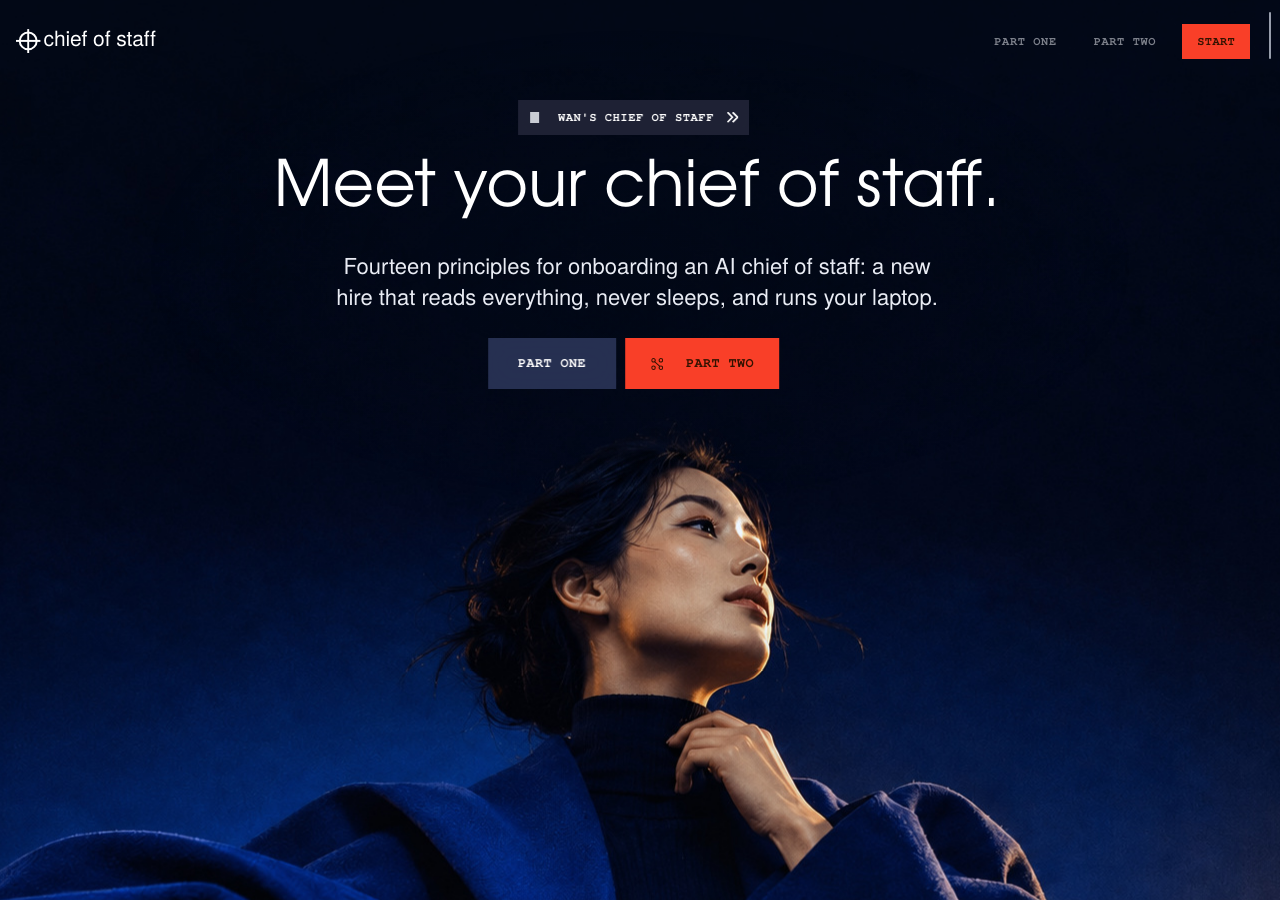
<file: index.html>
<!doctype html>
<html lang="en">
<head>
<meta charset="utf-8">
<meta name="viewport" content="width=device-width, initial-scale=1, viewport-fit=cover">
<meta name="theme-color" content="#020816">
<meta name="color-scheme" content="dark">
<meta name="description" content="Fourteen principles for onboarding an AI chief of staff: a new hire that reads everything, never sleeps, and runs your laptop.">
<title>Meet Your Chief of Staff</title>
<script>
(function (d) {
  var w = d.clientWidth || innerWidth, h = innerHeight;
  d.style.setProperty('--u', Math.min(w / 1280, h / 800));
  d.style.setProperty('--vh', h + 'px');
  d.classList.add('js');
  if (!matchMedia('(prefers-reduced-motion: reduce)').matches && 'animate' in d) {
    d.classList.add('intro');
    window.__introFailsafe = setTimeout(function () { d.classList.remove('intro'); }, 4000);
  }
})(document.documentElement);
</script>
<link rel="stylesheet" href="assets/site.css">
</head>
<body class="landing">
<section class="hero cover" id="hero" aria-label="Chief of Staff">
  <div class="photo" id="photo" aria-hidden="true">
    <video autoplay muted loop playsinline preload="auto" width="1586" height="992" poster="assets/hero.jpg" src="assets/hero.mp4" disablepictureinpicture></video>
  </div>

  <div class="nav-l">
    <a class="brand" href="index.html" aria-label="Chief of Staff guide home" style="--nx:-0.5px;--ny:-2.75px">
      <svg viewBox="0 0 24 24" fill="none" stroke="#fff" aria-hidden="true">
        <circle cx="12.2" cy="11.9" r="8.45" stroke-width="2"/>
        <path d="M12.2 0.1V24" stroke-width="1.9"/>
        <path d="M0 11.9H24.4" stroke-width="1.95"/>
      </svg>
      <span class="word">chief of staff</span>
    </a>
  </div>
  <div class="nav-r">
    <div class="hdr">
      <nav class="links" aria-label="Guide">
        <a href="part-one/index.html"><span>Part one</span></a>
        <a href="part-two/index.html"><span>Part two</span></a>
      </nav>
      <a class="hbtn start" href="part-two/index.html#9"><span>Start</span></a>
    </div>
    <span class="rail" aria-hidden="true"></span>
  </div>

  <main class="stage" id="stage">
    <a class="pill glass" href="part-one/index.html" style="--nx:0.75px;--ny:0px">
      <i class="sq" aria-hidden="true"></i>
      <span class="lbl">WAN'S CHIEF OF STAFF</span>
      <svg viewBox="0 0 11 10.5" fill="none" stroke="#fff" stroke-width="1.75" stroke-linecap="square" stroke-linejoin="miter" aria-hidden="true"><path d="M1 0.9l4.2 4.35L1 9.6"/><path d="M6.2 0.9l4.2 4.35L6.2 9.6"/></svg>
    </a>
    <h1 style="--nx:-3.0px;--ny:158px">Meet your chief of staff.</h1>
    <p class="lede" style="--nx:-3.0px;--ny:250px">Fourteen principles for onboarding an AI chief of staff: a new hire that reads everything, never sleeps, and runs your laptop.</p>
    <div class="cta" id="cta">
      <a class="btn b1" href="part-one/index.html" style="--nx:-0.25px;--ny:0px"><span>PART ONE</span></a>
      <a class="btn b2" href="part-two/index.html" style="--nx:0.5px;--ny:0px">
        <svg viewBox="0 0 12 12" fill="none" stroke="currentColor" stroke-width="1.05" aria-hidden="true"><circle cx="2.3" cy="2.3" r="1.75"/><circle cx="9.7" cy="2.3" r="1.75"/><circle cx="2.3" cy="9.7" r="1.75"/><circle cx="9.7" cy="9.7" r="1.75"/><path d="M3.6 3.9L8.4 8.1"/></svg>
        <span>PART TWO</span>
      </a>
    </div>
  </main>
</section>
<script src="assets/hero.js"></script>
<script>Hero.start({ chrome: true });</script>
</body>
</html>
</file>
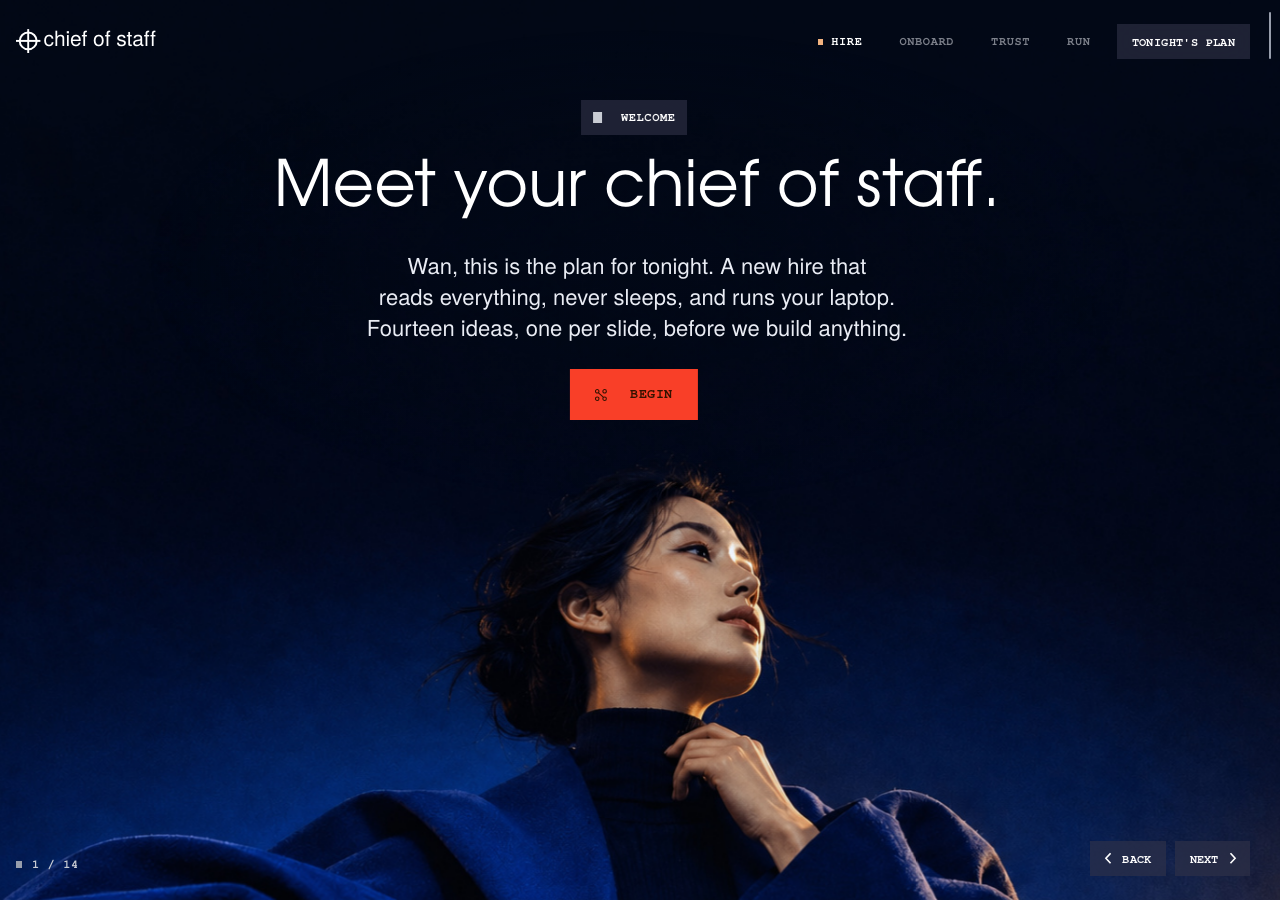
<file: part-one/index.html>
<!doctype html>
<html lang="en">
<head>
<meta charset="utf-8">
<meta name="viewport" content="width=device-width, initial-scale=1, viewport-fit=cover">
<meta name="theme-color" content="#020816">
<meta name="color-scheme" content="dark">
<meta name="description" content="Fourteen principles for onboarding an AI chief of staff: a new hire that reads everything, never sleeps, and runs your laptop.">
<title>Meet Your Chief of Staff</title>
<script>
(function (d) {
  var w = d.clientWidth || innerWidth, h = innerHeight;
  d.style.setProperty('--u', Math.min(w / 1280, h / 800));
  d.style.setProperty('--vh', h + 'px');
  d.classList.add('js');
  if (!matchMedia('(prefers-reduced-motion: reduce)').matches && 'animate' in d) {
    d.classList.add('intro');
    window.__introFailsafe = setTimeout(function () { d.classList.remove('intro'); }, 4000);
  }
})(document.documentElement);
</script>
<link rel="stylesheet" href="../assets/site.css">
</head>
<body class="deck">
<section class="hero cover" id="hero" aria-label="Meet Your Chief of Staff">
  <div class="photo" id="photo" aria-hidden="true">
    <video autoplay muted loop playsinline preload="auto" width="1586" height="992" poster="../assets/hero.jpg" src="../assets/hero.mp4" disablepictureinpicture></video>
  </div>

  <header class="nav-l">
    <a class="brand" href="../index.html" aria-label="Chief of Staff guide home" style="--nx:-0.5px;--ny:-2.75px">
      <svg viewBox="0 0 24 24" fill="none" stroke="#fff" aria-hidden="true">
        <circle cx="12.2" cy="11.9" r="8.45" stroke-width="2"/>
        <path d="M12.2 0.1V24" stroke-width="1.9"/>
        <path d="M0 11.9H24.4" stroke-width="1.95"/>
      </svg>
      <span class="word">chief of staff</span>
    </a>
  </header>
  <div class="nav-r">
    <div class="hdr">
      <nav class="links" aria-label="Sections">
        <a href="#1" data-slide="1" data-section="hire"><span>Hire</span></a>
        <a href="#4" data-slide="4" data-section="onboard"><span>Onboard</span></a>
        <a href="#10" data-slide="10" data-section="trust"><span>Trust</span></a>
        <a href="#12" data-slide="12" data-section="run"><span>Run</span></a>
      </nav>
      <button class="hbtn glass" type="button" id="plan-button"><span>Tonight&#39;s plan</span></button>
    </div>
    <span class="rail" aria-hidden="true"></span>
  </div>

  <main class="stage" id="stage" aria-live="polite">
    <div class="pill glass" style="--nx:0.75px;--ny:0px">
      <i class="sq" aria-hidden="true"></i>
      <span class="lbl" id="tag"></span>
      <svg viewBox="0 0 11 10.5" fill="none" stroke="#fff" stroke-width="1.75" stroke-linecap="square" stroke-linejoin="miter" aria-hidden="true"><path d="M1 0.9l4.2 4.35L1 9.6"/><path d="M6.2 0.9l4.2 4.35L6.2 9.6"/></svg>
    </div>
    <h1 style="--nx:-3.0px;--ny:158px"><span class="ln" id="line-one"></span> <span class="ln" id="line-two"></span></h1>
    <p class="lede" id="copy" style="--nx:-3.0px;--ny:250px"></p>
    <div class="cta" id="cta">
      <button class="btn b2" type="button" id="begin-button" style="--nx:0.5px;--ny:0px">
        <svg viewBox="0 0 12 12" fill="none" stroke="currentColor" stroke-width="1.05" aria-hidden="true"><circle cx="2.3" cy="2.3" r="1.75"/><circle cx="9.7" cy="2.3" r="1.75"/><circle cx="2.3" cy="9.7" r="1.75"/><circle cx="9.7" cy="9.7" r="1.75"/><path d="M3.6 3.9L8.4 8.1"/></svg>
        <span>BEGIN</span>
      </button>
      <a class="btn b1" id="home-button" href="../index.html" style="--nx:-0.25px;--ny:0px" hidden><span>GUIDE HOME</span></a>
      <a class="btn b2" id="other-button" href="../part-two/index.html" style="--nx:0.5px;--ny:0px" hidden>
        <svg viewBox="0 0 12 12" fill="none" stroke="currentColor" stroke-width="1.05" aria-hidden="true"><circle cx="2.3" cy="2.3" r="1.75"/><circle cx="9.7" cy="2.3" r="1.75"/><circle cx="2.3" cy="9.7" r="1.75"/><circle cx="9.7" cy="9.7" r="1.75"/><path d="M3.6 3.9L8.4 8.1"/></svg>
        <span>PART TWO</span>
      </a>
    </div>
  </main>

  <div class="foot-l">
    <p class="count" style="margin:0"><i class="sq" aria-hidden="true"></i><span id="slide-count">1 / 14</span></p>
  </div>
  <div class="foot-r">
    <div class="ctrls">
      <button class="ctl glass" type="button" id="back-button" aria-label="Back to the previous slide">
        <svg viewBox="0 0 6 10.5" fill="none" stroke="#fff" stroke-width="1.6" stroke-linecap="square" aria-hidden="true"><path d="M5 0.9L0.9 5.25L5 9.6"/></svg>
        <span>BACK</span>
      </button>
      <button class="ctl glass" type="button" id="next-button" aria-label="Next slide">
        <span>NEXT</span>
        <svg viewBox="0 0 6 10.5" fill="none" stroke="#fff" stroke-width="1.6" stroke-linecap="square" aria-hidden="true"><path d="M1 0.9L5.1 5.25L1 9.6"/></svg>
      </button>
    </div>
  </div>
</section>

<script src="../assets/hero.js"></script>
<script>
window.DECK = (function () {
  'use strict';
  var slides = [
    { section: 'hire', theme: 'Welcome',
      one: 'Meet your', two: 'chief of staff.',
      copy: 'Wan, this is the plan for tonight. A new hire <br>that reads everything, never sleeps, and runs your laptop. <br>Fourteen ideas, one per slide, before we build anything.' },
    { section: 'hire', theme: 'Hire',
      one: 'A hire,', two: 'not a tool.',
      copy: 'Nobody builds a chief of staff. You hire one, then you <br>onboard it the way you’d onboard a brilliant person on <br>day one: who we are, what we do, how we like it done.' },
    { section: 'hire', theme: 'Power',
      one: 'Superhuman,', two: 'and in control.',
      copy: 'It reads faster than any human, and it can open, edit, <br>send and browse on this laptop. That much power is <br>exactly why the next eleven slides exist.' },
    { section: 'onboard', theme: 'Onboard',
      one: 'Four things', two: 'every hire needs.',
      copy: 'Knowledge of the business. Tools and access. SOPs for <br>how the work gets done. And a memory, so a lesson <br>learned once stays learned. We install all four tonight.' },
    { section: 'onboard', theme: 'Folder',
      one: 'The folder', two: 'is the office.',
      copy: 'Everything lives in one folder on your laptop that you <br>own, written in plain text you can open and read. <br>No database, no dashboard, nothing hidden from you.' },
    { section: 'onboard', theme: 'Instructions',
      one: 'The file it', two: 'reads first.',
      copy: 'One short instructions file is read at the start of every <br>session. It says who you are, how to work with you, and <br>where everything else lives. It stays lean on purpose.' },
    { section: 'onboard', theme: 'Context',
      one: 'Knowledge,', two: 'read on demand.',
      copy: 'Six short files, each read only when a task needs it: you, <br>the business, offers, customers, voice and working style. <br>Wrong context is worse than none, so every file is dated.' },
    { section: 'onboard', theme: 'Memory',
      one: 'Memory', two: 'with a gate.',
      copy: 'When you correct it, it proposes what to remember and <br>where. Nothing is saved until you approve the wording. <br>Small, true and yours, so it never contradicts itself.' },
    { section: 'onboard', theme: 'Skills',
      one: 'SOPs', two: 'become skills.',
      copy: 'Do the job together until the result is right, then <br>package it as a skill you run by name. Fewer, better <br>skills beat a library, and each one keeps its own lessons.' },
    { section: 'trust', theme: 'Trust',
      one: 'Access without', two: 'giving up control.',
      copy: 'Read-only first. Write access one tool at a time, when a <br>job needs it. Destructive actions blocked. And never a <br>password, card or bank detail typed into the agent.' },
    { section: 'trust', theme: 'Sessions',
      one: 'One job', two: 'per session.',
      copy: 'Fresh sessions beat long ones. Start one for each job, <br>then end it by logging what was done, what was touched <br>outside the folder, and what was learned.' },
    { section: 'run', theme: 'Plan',
      one: 'Numbers first,', two: 'then a plan.',
      copy: 'One source of live metrics, so questions get this <br>month’s answer. A written plan before anything big. <br>And a task audit that decides what to automate next.' },
    { section: 'run', theme: 'Routines',
      one: 'Prove it by hand,', two: 'then schedule it.',
      copy: 'A skill earns a clock only after it works from a one-line <br>prompt. A routine is one line that runs a proven skill on <br>a timer, and every run has to show that it actually ran.' },
    { section: 'run', theme: 'Tonight',
      one: 'Keep it', two: 'healthy.',
      copy: 'A monthly clean-up, nothing changed without your written <br>approval. Backup and version history connected next week. <br>Tonight: the interview, then the first real job.' }
  ];
  return { slides: slides, planSlide: 13 };
})();
</script>
<script src="../assets/deck.js"></script>
</body>
</html>
</file>
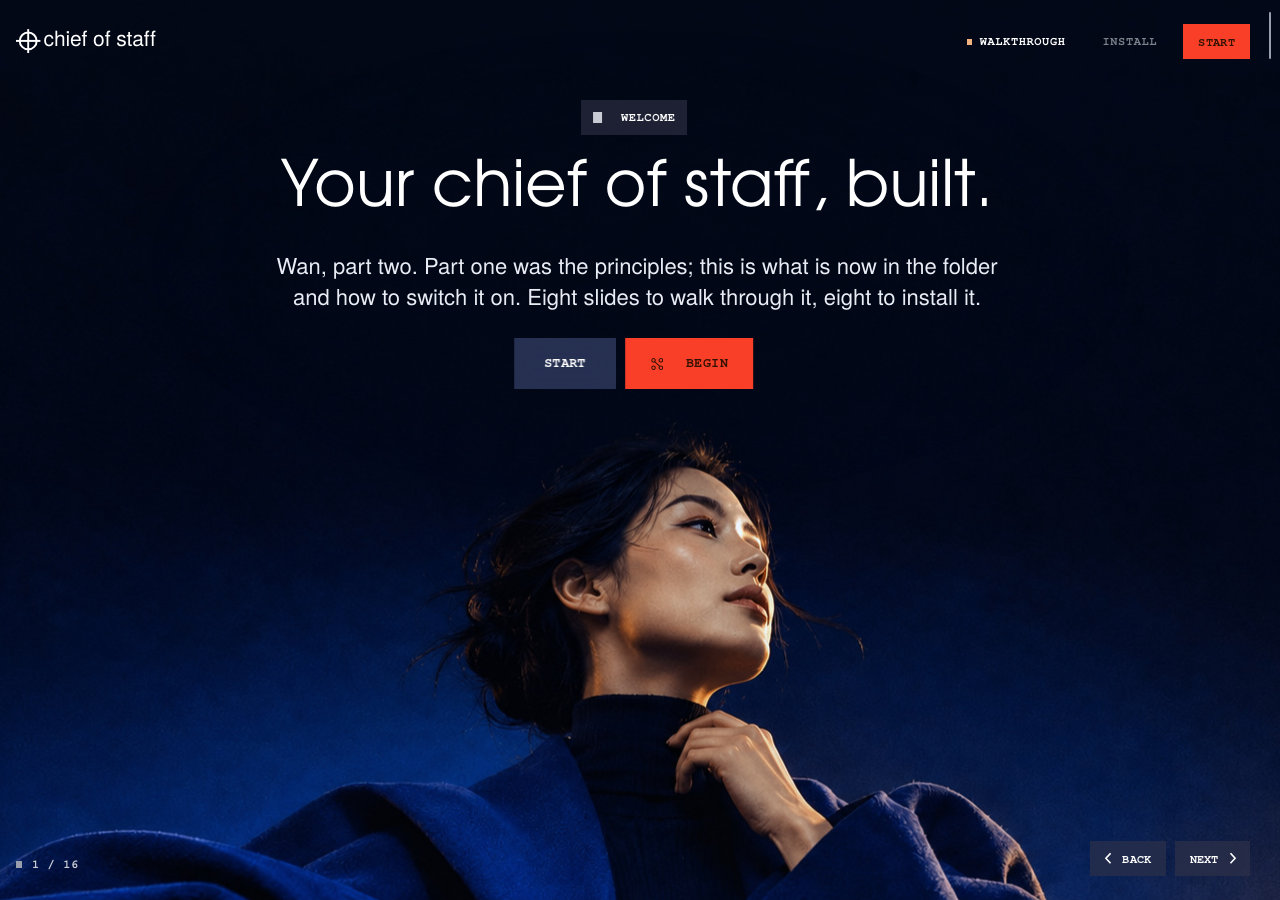
<file: part-two/index.html>
<!doctype html>
<html lang="en">
<head>
<meta charset="utf-8">
<meta name="viewport" content="width=device-width, initial-scale=1, viewport-fit=cover">
<meta name="theme-color" content="#020816">
<meta name="color-scheme" content="dark">
<meta name="description" content="Part two: what is in the ChiefOfStaff folder and the five steps to switch it on.">
<title>Your Chief of Staff, Installed</title>
<script>
(function (d) {
  var w = d.clientWidth || innerWidth, h = innerHeight;
  d.style.setProperty('--u', Math.min(w / 1280, h / 800));
  d.style.setProperty('--vh', h + 'px');
  d.classList.add('js');
  if (!matchMedia('(prefers-reduced-motion: reduce)').matches && 'animate' in d) {
    d.classList.add('intro');
    window.__introFailsafe = setTimeout(function () { d.classList.remove('intro'); }, 4000);
  }
})(document.documentElement);
</script>
<link rel="stylesheet" href="../assets/site.css">
</head>
<body class="deck">
<section class="hero cover" id="hero" aria-label="Your Chief of Staff, Installed">
  <div class="photo" id="photo" aria-hidden="true">
    <video autoplay muted loop playsinline preload="auto" width="1586" height="992" poster="../assets/hero.jpg" src="../assets/hero.mp4" disablepictureinpicture></video>
  </div>

  <header class="nav-l">
    <a class="brand" href="../index.html" aria-label="Chief of Staff guide home" style="--nx:-0.5px;--ny:-2.75px">
      <svg viewBox="0 0 24 24" fill="none" stroke="#fff" aria-hidden="true">
        <circle cx="12.2" cy="11.9" r="8.45" stroke-width="2"/>
        <path d="M12.2 0.1V24" stroke-width="1.9"/>
        <path d="M0 11.9H24.4" stroke-width="1.95"/>
      </svg>
      <span class="word">chief of staff</span>
    </a>
  </header>
  <div class="nav-r">
    <div class="hdr">
      <nav class="links" aria-label="Sections">
        <a href="#1" data-slide="1" data-section="walkthrough"><span>Walkthrough</span></a>
        <a href="#9" data-slide="9" data-section="install"><span>Install</span></a>
      </nav>
      <button class="hbtn start" type="button" id="plan-button"><span>Start</span></button>
    </div>
    <span class="rail" aria-hidden="true"></span>
  </div>

  <main class="stage" id="stage" aria-live="polite">
    <div class="pill glass" style="--nx:0.75px;--ny:0px">
      <i class="sq" aria-hidden="true"></i>
      <span class="lbl" id="tag"></span>
      <svg viewBox="0 0 11 10.5" fill="none" stroke="#fff" stroke-width="1.75" stroke-linecap="square" stroke-linejoin="miter" aria-hidden="true"><path d="M1 0.9l4.2 4.35L1 9.6"/><path d="M6.2 0.9l4.2 4.35L6.2 9.6"/></svg>
    </div>
    <h1 style="--nx:-3.0px;--ny:158px"><span class="ln" id="line-one"></span> <span class="ln" id="line-two"></span></h1>
    <p class="lede" id="copy" style="--nx:-3.0px;--ny:250px"></p>
    <div class="cta" id="cta">
      <button class="btn b1" type="button" id="start-button" style="--nx:-0.25px;--ny:0px"><span>START</span></button>
      <button class="btn b2" type="button" id="begin-button" style="--nx:0.5px;--ny:0px">
        <svg viewBox="0 0 12 12" fill="none" stroke="currentColor" stroke-width="1.05" aria-hidden="true"><circle cx="2.3" cy="2.3" r="1.75"/><circle cx="9.7" cy="2.3" r="1.75"/><circle cx="2.3" cy="9.7" r="1.75"/><circle cx="9.7" cy="9.7" r="1.75"/><path d="M3.6 3.9L8.4 8.1"/></svg>
        <span>BEGIN</span>
      </button>
      <a class="btn b1" id="home-button" href="../index.html" style="--nx:-0.25px;--ny:0px" hidden><span>GUIDE HOME</span></a>
      <a class="btn b2" id="other-button" href="../part-one/index.html" style="--nx:0.5px;--ny:0px" hidden>
        <svg viewBox="0 0 12 12" fill="none" stroke="currentColor" stroke-width="1.05" aria-hidden="true"><circle cx="2.3" cy="2.3" r="1.75"/><circle cx="9.7" cy="2.3" r="1.75"/><circle cx="2.3" cy="9.7" r="1.75"/><circle cx="9.7" cy="9.7" r="1.75"/><path d="M3.6 3.9L8.4 8.1"/></svg>
        <span>PART ONE</span>
      </a>
    </div>
  </main>

  <div class="foot-l">
    <p class="count" style="margin:0"><i class="sq" aria-hidden="true"></i><span id="slide-count">1 / 16</span></p>
  </div>
  <div class="foot-r">
    <div class="ctrls">
      <button class="ctl glass" type="button" id="back-button" aria-label="Back to the previous slide">
        <svg viewBox="0 0 6 10.5" fill="none" stroke="#fff" stroke-width="1.6" stroke-linecap="square" aria-hidden="true"><path d="M5 0.9L0.9 5.25L5 9.6"/></svg>
        <span>BACK</span>
      </button>
      <button class="ctl glass" type="button" id="next-button" aria-label="Next slide">
        <span>NEXT</span>
        <svg viewBox="0 0 6 10.5" fill="none" stroke="#fff" stroke-width="1.6" stroke-linecap="square" aria-hidden="true"><path d="M1 0.9L5.1 5.25L1 9.6"/></svg>
      </button>
    </div>
  </div>
</section>

<script src="../assets/hero.js"></script>
<script>
window.DECK = (function () {
  'use strict';
  var slides = [
    { section: 'walkthrough', theme: 'Welcome',
      one: 'Your chief of', two: 'staff, built.',
      copy: 'Wan, part two. Part one was the principles; this is <br>what is now in the folder and how to switch it on. <br>Eight slides to walk through it, eight to install it.' },
    { section: 'walkthrough', theme: 'Folder',
      one: 'One folder,', two: 'plain text.',
      copy: 'ChiefOfStaff sits on your Desktop. You own every file <br>and can open any of them. Inside: START-HERE, AGENTS, <br>MEMORY, HISTORY, context, business and the skills.' },
    { section: 'walkthrough', theme: 'Instructions',
      one: 'The file it', two: 'reads first.',
      copy: 'AGENTS.md is read first in every session. Who you are, <br>how to work with you, the rules of the business, and <br>where everything lives. Under 120 lines, by design.' },
    { section: 'walkthrough', theme: 'Context',
      one: 'Six files,', two: 'pre-filled.',
      copy: 'Six files in context/, pre-filled from your website, <br>socials and Notion hub. Every unconfirmed fact is marked <br>to verify, because wrong context is worse than none.' },
    { section: 'walkthrough', theme: 'Memory',
      one: 'What it learns,', two: 'what it did.',
      copy: 'MEMORY.md holds lessons, one line each, saved only after <br>you approve the wording. HISTORY.md logs every session, <br>including anything that changed or left the folder.' },
    { section: 'walkthrough', theme: 'Skills',
      one: 'Eighteen skills,', two: 'typed as /name.',
      copy: 'Two to begin: setup and tour. Four for daily work: <br>end-session, build-skill, task-audit and plan. <br>Three more are yours alone: /build-website (brief, build, publish), /suno for your music, and /check-in for a gentle start to the day.' },
    { section: 'walkthrough', theme: 'Corpus',
      one: 'Your portfolio,', two: 'live.',
      copy: 'A short brief, a design prompt you love from MotionSites or anywhere else, rebuilt with your own words and photos, previewed on your Mac and published when you say so.' },
    { section: 'walkthrough', theme: 'Trust',
      one: 'Rules it', two: 'cannot break.',
      copy: 'It cannot delete files. It never sees a password, card <br>or bank detail. It tells you before anything changes, <br>sends or leaves the folder. Tools connect read-only first.' },
    { section: 'install', theme: 'Before',
      one: 'Before', two: 'we start.',
      copy: 'Three things on the table: the Claude desktop app for Mac, signed in and showing the Code tab. Three to five pieces of work you are proud of, and a folder of your own photos. And the laptop charger.' },
    { section: 'install', theme: 'Step 1',
      one: 'Step one:', two: 'the folder.',
      copy: 'Unzip ChiefOfStaff.zip and drag the ChiefOfStaff folder <br>onto your Desktop. That is the whole install: plain files <br>in one place, and you can open any of them.' },
    { section: 'install', theme: 'Step 2',
      one: 'Step two:', two: 'open it in Claude.',
      copy: 'Open the Claude app, click Code, choose Local and select <br>Desktop/ChiefOfStaff. When it asks whether you trust the <br>folder, say yes. Leave model and permissions on default.' },
    { section: 'install', theme: 'Step 3',
      one: 'Step three:', two: 'the tour.',
      copy: 'Type /tour. Ten minutes: it opens each file in turn, <br>quotes one line and says what the file is for. Nothing <br>changes. It ends by suggesting the next step, /setup.' },
    { section: 'install', theme: 'Step 4',
      one: 'Step four:', two: 'the interview.',
      copy: 'Type /setup. It confirms rather than asks: here is what <br>we have, still right? One item at a time. Say skip, stop <br>or just do it. Press the Globe (fn) key twice to talk instead of type.' },
    { section: 'install', theme: 'Step 5',
      one: 'Step five:', two: 'the drive.',
      copy: 'Type /build-website. The first build installs Node, a free tool of about 200 MB. It takes you from a short brief and a design prompt you love to your own portfolio site, live on the web.' },
    { section: 'install', theme: 'After',
      one: 'After', two: 'tonight.',
      copy: 'Once the site is live: /check-in in the morning, and say &quot;make a suno prompt&quot; whenever the music calls. One job per session, and every session ends with /end-session.' },
    { section: 'install', theme: 'Next week',
      one: 'Next week,', two: 'with James.',
      copy: '/connect-github, when you are ready: undo, version history and a private off-site copy of the folder. Then /connect, Google Calendar first, read-only, so /metrics can count calls.' }
  ];
  return { slides: slides, planSlide: 8 };
})();
</script>
<script src="../assets/deck.js"></script>
</body>
</html>
</file>
<file: assets/site.css>
/* Chief of Staff guide: shared styles for the landing page and both decks */
@font-face{font-family:"M Display";src:url(fonts/m-display.woff2) format("woff2");font-weight:400;font-display:block}
@font-face{font-family:"M Sans";src:url(fonts/m-sans.woff2) format("woff2");font-weight:400;font-display:block}
@font-face{font-family:"M Mono";src:url(fonts/m-mono-bold.woff2) format("woff2");font-weight:700;font-display:block}

:root{
  --ink-bg:#020816; --glass:rgba(51,52,74,.6); --glass-blur:14px; --navy:rgba(45,56,92,.85);
  --peach:#f2b380; --cta:#f93f28; --peach-ink:#331200; --white:#ffffff; --display:#ffffff;
  --body:#e9ecf4; --chip:#c9ccd4; --rail:#989eac; --u:1; --vh:100vh; --cap-shift:-0.055em;
  --f-display:"M Display","ITC Avant Garde Gothic","Avant Garde","URW Gothic","Century Gothic",sans-serif;
  --f-sans:"M Sans","Helvetica Neue",Helvetica,Arial,sans-serif;
  --f-mono:"M Mono","Courier New",Courier,monospace;
}

*,*::before,*::after{box-sizing:border-box}
html,body{margin:0;height:100%;background:#020816;color:#fff}
html{-webkit-text-size-adjust:100%;text-size-adjust:100%}
body{font-family:var(--f-sans);-webkit-font-smoothing:antialiased;-moz-osx-font-smoothing:grayscale;text-rendering:geometricPrecision;overflow-x:hidden}
a{color:inherit;text-decoration:none}
button{font:inherit;color:inherit;background:none;border:0;border-radius:0;margin:0;padding:0;cursor:pointer;-webkit-tap-highlight-color:transparent}
:focus-visible{outline:2px solid #f2b380;outline-offset:3px}
[hidden]{display:none!important}
.sr-only{position:absolute;width:1px;height:1px;padding:0;margin:-1px;overflow:hidden;clip:rect(0 0 0 0);white-space:nowrap;border:0}

/* ---------- Hero ---------- */
.hero{position:relative;width:100%;height:100vh;height:100dvh;height:var(--vh);min-height:100%;overflow:hidden;background:#020816;isolation:isolate}
.photo{position:absolute;left:0;top:0;width:100%;height:100%;z-index:0;will-change:transform;transform-origin:0 0}
.js .photo{width:calc(1586px*var(--s,1));height:calc(992px*var(--s,1));transform:translate3d(var(--x0,0px),var(--y0,0px),0)}
.photo video{position:absolute;inset:0;width:100%;height:100%;object-fit:cover;object-position:50% 100%;display:block;-webkit-user-select:none;user-select:none}
.photo::after{content:"";position:absolute;inset:-1px;pointer-events:none;background:linear-gradient(180deg,rgba(2,8,22,1) 0%,rgba(2,8,22,.7) 8%,rgba(2,8,22,.3) 18%,rgba(2,8,22,.08) 30%,rgba(2,8,22,0) 40%,rgba(2,8,22,0) 100%)}

/* ---------- Top chrome ---------- */
.nav-l,.nav-r{position:absolute;top:0;z-index:3;width:0;height:0}
.nav-l{left:0;transform-origin:0 0;transform:scale(var(--u))}
.nav-r{right:0;transform-origin:100% 0;transform:scale(var(--u))}
.brand{position:absolute;left:16px;top:29.3px;display:flex;align-items:flex-start;white-space:nowrap}
.brand svg{width:24px;height:24px;overflow:visible;flex:none}
.brand .word{font-family:var(--f-sans);font-weight:400;font-size:21px;letter-spacing:-.1px;line-height:1;margin-left:4px;position:relative;left:var(--nx);top:var(--ny)}

.glass{background:rgba(51,52,74,.6);-webkit-backdrop-filter:blur(14px);backdrop-filter:blur(14px)}
.rail{position:absolute;right:8.7px;top:11.9px;width:1.9px;height:47.2px;background:#989eac;border-radius:1px;pointer-events:none;transform-origin:50% 0}

/* header row: section links + action button */
.hdr{position:absolute;right:29.65px;top:23.83px;height:35.35px;display:flex;align-items:center;gap:26px;white-space:nowrap}
.links{display:flex;align-items:center;gap:24px}
.links a{position:relative;display:flex;align-items:center;height:35.35px;font-family:var(--f-mono);font-weight:700;font-size:12px;letter-spacing:.6px;line-height:1;text-transform:uppercase;color:rgba(201,204,212,.62);transition:color .2s}
.links a span{position:relative;top:var(--cap-shift)}
.links a::before{content:"";width:5px;height:6px;margin-right:8px;background:#f2b380;opacity:0;transition:opacity .2s}
.links a.active{color:#fff}
.links a.active::before{opacity:1}
.hbtn{height:35.35px;display:flex;align-items:center;padding:0 15.14px;font-family:var(--f-mono);font-weight:700;font-size:12px;letter-spacing:.4px;line-height:1;text-transform:uppercase;white-space:nowrap;transition:filter .2s,background-color .2s}
.hbtn span{position:relative;top:var(--cap-shift)}
.hbtn.start{background:#f93f28;color:#331200}

/* ---------- Stage: a 1280x800 composition scaled by --u ---------- */
.stage{position:absolute;left:50%;top:0;width:1280px;height:800px;z-index:2;transform-origin:50% 0;transform:translateX(-50%) scale(var(--u))}
/* soft scrim behind the text block, so copy over the video reads cleanly */
.cover .stage::before{content:"";position:absolute;left:150px;right:150px;top:30px;height:470px;z-index:-1;pointer-events:none;background:radial-gradient(closest-side,rgba(2,8,22,.72),rgba(2,8,22,.45) 55%,rgba(2,8,22,0) 100%)}
.pill{position:absolute;left:633.7px;top:99.76px;height:35.3px;display:flex;align-items:center;padding:0 11.78px 0 11.92px;white-space:nowrap;transform:translateX(-50%);transition:background-color .2s}
.pill .sq{display:block;width:9.3px;height:11.1px;background:#c9ccd4;position:relative;top:.1px;flex:none}
.pill .lbl{font-family:var(--f-mono);font-weight:700;font-size:12px;letter-spacing:.6px;line-height:1;margin-left:18.3px;text-transform:uppercase;position:relative;left:var(--nx);top:calc(var(--ny) + var(--cap-shift))}
.pill svg{width:11px;height:10.5px;margin-left:13.5px;position:relative;top:.15px;flex:none}
.stage h1{position:absolute;left:0;top:0;width:1280px;margin:0;text-align:center;white-space:nowrap;transform:translate(var(--nx),var(--ny));font-family:var(--f-display);font-weight:400;font-size:64px;letter-spacing:0;line-height:1;color:#fff}
.lede{position:absolute;left:0;top:0;width:1280px;margin:0;padding:0 calc(640px - 30ch);text-align:center;text-wrap:balance;transform:translate(var(--nx),var(--ny));font-family:var(--f-sans);font-weight:400;font-size:22px;line-height:31px;color:#e9ecf4}
.lede br{display:none}
.cta{position:absolute;left:633.7px;top:360px;display:flex;gap:8.76px;transform:translateX(-50%)}

.btn{height:51.2px;display:inline-flex;align-items:center;white-space:nowrap;font-family:var(--f-mono);font-weight:700;font-size:13.5px;letter-spacing:.4px;line-height:1;transition:filter .2s,background-color .2s}
.btn span{position:relative;left:var(--nx);top:calc(var(--ny) + var(--cap-shift))}
.b1{padding:0 30.35px;background:rgba(45,56,92,.85);-webkit-backdrop-filter:blur(14px);backdrop-filter:blur(14px);color:#fff}
.b2{padding:0 25.92px 0 25.78px;background:#f93f28;color:#331200}
.b2 svg{width:12px;height:12px;margin-right:22.5px;position:relative;top:.34px;flex:none}

@media (hover:hover){
  a.pill:hover,.ctl:hover,.hbtn.glass:hover{background:rgba(66,66,96,.66)}
  .b1:hover{background:rgba(58,72,114,.9)}
  .b2:hover,.hbtn.start:hover{filter:brightness(1.05)}
  .links a:hover{color:rgba(255,255,255,.88)}
}

/* ---------- Bottom chrome (decks) ---------- */
.foot-l,.foot-r{position:absolute;bottom:0;z-index:3;width:0;height:0}
.foot-l{left:0;transform-origin:0 100%;transform:scale(var(--u))}
.foot-r{right:0;transform-origin:100% 100%;transform:scale(var(--u))}
.count{position:absolute;left:16px;bottom:29.3px;display:flex;align-items:center;gap:10px;white-space:nowrap;font-family:var(--f-mono);font-weight:700;font-size:12px;letter-spacing:.6px;line-height:1;color:#c9ccd4;font-variant-numeric:tabular-nums}
.count .sq{width:6px;height:7px;background:#989eac;flex:none}
.count span{position:relative;top:var(--cap-shift)}
.ctrls{position:absolute;right:29.65px;bottom:23.83px;display:flex;gap:8.76px}
.ctl{height:35.35px;display:flex;align-items:center;gap:11px;padding:0 14.76px 0 15.14px;font-family:var(--f-mono);font-weight:700;font-size:12px;letter-spacing:.2px;line-height:1;white-space:nowrap;transition:background-color .2s}
.ctl span{position:relative;top:var(--cap-shift)}
.ctl svg{width:6px;height:10.5px;flex:none;overflow:visible}

/* ---------- Entrance support ---------- */
html.intro .brand,html.intro .hdr,html.intro .rail,html.intro .pill,html.intro .stage h1,html.intro .lede,html.intro .btn,html.intro .count,html.intro .ctrls{opacity:0}
.stage h1 .w{display:inline-block;overflow:hidden;vertical-align:top;padding:.08em 0 .2em;margin:-.08em 0 -.2em}
.stage h1 .w>span{display:inline-block}

/* ---------- Deck pages ---------- */
body.deck{overflow:hidden}
.deck .hero{height:var(--vh)!important;min-height:0!important}
.deck .hero{cursor:default}
.stage h1 .ln{display:inline}
.content .photo{display:none}
.content .cta{display:none}
.deck .pill svg{display:none}
/* content slides: one centred column, vertically centred in the stage */
.content .stage{top:50%;transform-origin:50% 50%;transform:translate(-50%,-50%) scale(var(--u));display:flex;flex-direction:column;align-items:center;justify-content:center;text-align:center;padding:64px 96px 72px}
.content .pill,.content .stage h1,.content .lede{position:relative;left:auto;top:auto;transform:none}
.content .stage h1{width:auto;max-width:15em;white-space:normal;margin-top:32px;font-size:78px;line-height:1.06;text-wrap:balance}
.content .stage h1 .ln{display:block}
.content .lede{width:auto;max-width:60ch;margin-top:34px;padding:0;font-size:24px;line-height:37px}

/* ---------- Tablet : cover heroes ---------- */
@media (min-width:511px) and (max-width:1151.98px),(min-width:511px) and (max-height:719.98px){
  :root{--k:.9;--gut:clamp(32px,5vw,48px)}
  .hero{height:auto;min-height:var(--vh)}
  .nav-l,.nav-r{transform:scale(var(--k))}
  .foot-l,.foot-r{transform:scale(var(--k))}
  .cover .stage{position:relative;left:auto;top:auto;width:auto;height:auto;transform:none;display:flex;flex-direction:column;align-items:center;text-align:center;padding:calc(clamp(70px,12.47vh,89.8px) + env(safe-area-inset-top,0px)) var(--gut) 0}
  .cover .stage::before{left:0;right:0;top:20px;height:auto;bottom:-30px}
  .cover .pill,.cover .stage h1,.cover .lede,.cover .cta{position:relative;left:auto;top:auto;transform:none}
  .cover .pill,.cover .cta{zoom:var(--k)}
  .cover .pill span,.cover .btn span{left:0;top:var(--cap-shift)}
  .cover .stage h1{width:auto;margin-top:min(calc(26px*var(--k)),3vh);font-size:clamp(40px,calc((100vw - 2*var(--gut))/16.4),calc(64px*var(--k)))}
  .cover .lede{width:auto;max-width:60ch;padding:0;margin-top:min(calc(26px*var(--k)),3vh);font-size:min(calc(22px*var(--k)),calc((100vw - 2*var(--gut))/24));line-height:1.42}
  .cover .cta{margin-top:min(24px,3vh)}
}
@media (min-width:511px) and (max-width:719.98px){
  .cover .stage h1{white-space:normal;font-size:clamp(44px,8vw,54px);line-height:1.06;max-width:9.6em;text-wrap:balance}
  .cover .lede{font-size:clamp(17px,3vw,19px)}
}
@media (min-width:511px) and (max-width:1151.98px) and (orientation:portrait){
  :root{--k:1}
  .cover .stage{padding-top:calc(clamp(96px,10.5vh,150px) + env(safe-area-inset-top,0px))}
  .cover .stage h1{white-space:normal;font-size:clamp(50px,9vw,92px);line-height:1.04;max-width:9.6em;text-wrap:balance;margin-top:clamp(24px,2.6vh,34px)}
  .cover .lede{margin-top:clamp(22px,2.4vh,30px);font-size:clamp(19px,2.9vw,24px)}
  .cover .cta{margin-top:clamp(24px,2.6vh,34px)}
  /* content slides: readable column instead of a tiny scaled stage */
  .content .stage{position:absolute;left:0;top:0;width:100%;height:100%;transform:none;padding:110px var(--gut) 110px;overflow-y:auto;justify-content:safe center}
  .content .pill{zoom:1}
  .content .stage h1{font-size:clamp(46px,7.8vw,78px);margin-top:clamp(22px,2.6vh,32px)}
  .content .lede{font-size:clamp(19px,3vw,25px);line-height:1.52;max-width:34em;margin-top:clamp(22px,2.6vh,32px)}
}

/* ---------- Phone ---------- */
@media (max-width:510.98px){
  :root{--gut:clamp(20px,5.5vw,24px)}
  .hero{height:auto;min-height:100svh;min-height:var(--vh)}
  .nav-l,.nav-r{transform:scale(.88);top:env(safe-area-inset-top,0px)}
  .foot-l,.foot-r{transform:scale(.88);bottom:env(safe-area-inset-bottom,0px)}
  .links{display:none}
  .cover .stage{position:relative;left:auto;top:auto;width:auto;height:auto;transform:none;display:flex;flex-direction:column;align-items:center;text-align:center;padding:calc(clamp(80px,10.5vh,94px) + env(safe-area-inset-top,0px)) var(--gut) 0}
  .cover .stage::before{left:0;right:0;top:30px;height:auto;bottom:-24px}
  .cover .pill,.cover .stage h1,.cover .lede,.cover .cta{position:relative;left:auto;top:auto;transform:none}
  .cover .pill span,.cover .btn span{left:0;top:var(--cap-shift)}
  .pill{zoom:.9}
  .cover .stage h1{width:auto;margin-top:clamp(18px,2.4vh,22px);white-space:normal;font-size:clamp(36px,10.4vw,42px);line-height:1.06;max-width:9.6em;text-wrap:balance}
  .cover .lede{width:auto;padding:0;margin-top:clamp(15px,2vh,18px);font-size:clamp(16px,4.4vw,17.5px);line-height:1.5;max-width:32em}
  .cover .cta{margin-top:clamp(20px,2.6vh,24px);gap:8px;flex-wrap:wrap;justify-content:center;width:100%;max-width:330px}
  .btn{height:46px;flex:1 1 auto;justify-content:center;font-size:11.5px;letter-spacing:.35px}
  .b1{padding:0 clamp(13px,3.5vw,20px)}
  .b2{padding:0 calc(clamp(13px,3.5vw,20px) - .34px) 0 calc(clamp(13px,3.5vw,20px) + .34px)}
  .b2 svg{width:11px;height:11px;margin-right:clamp(12px,3.5vw,16px)}
  .pill::after{content:"";position:absolute;inset:-8px -4px}
  /* content slides */
  .content .stage{position:absolute;left:0;top:0;width:100%;height:100%;transform:none;padding:calc(80px + env(safe-area-inset-top,0px)) var(--gut) calc(88px + env(safe-area-inset-bottom,0px));overflow-y:auto;justify-content:safe center}
  .content .stage h1{font-size:clamp(34px,10vw,40px);margin-top:20px;line-height:1.08}
  .content .lede{font-size:clamp(16.5px,4.6vw,18px);line-height:1.52;margin-top:18px;max-width:34em}
}

@media (prefers-reduced-motion:reduce){
  *,*::before,*::after{transition:none!important;animation:none!important}
}
</file>
